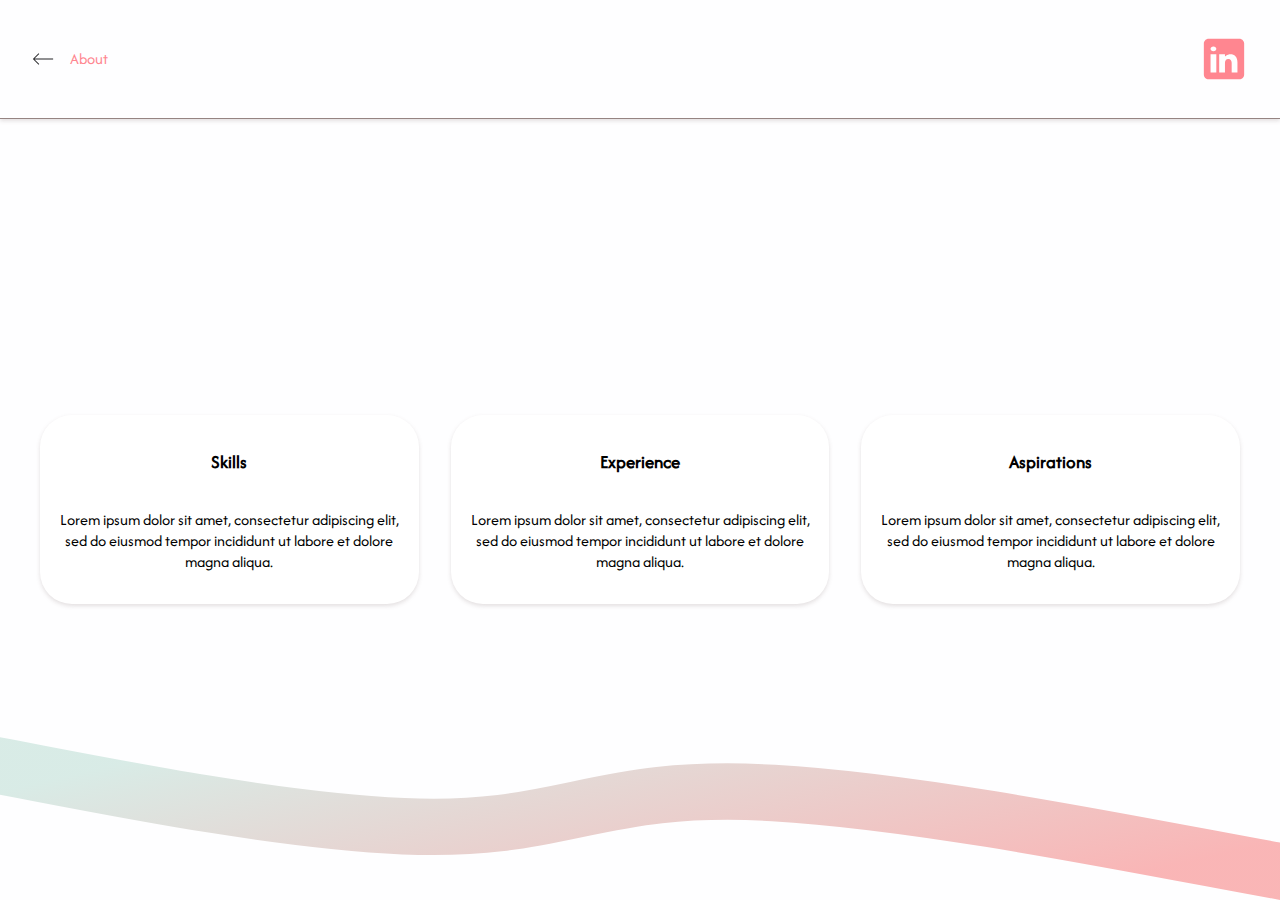
<file: about.html>
<!DOCTYPE html>
<html lang="en">
  <head>
    <meta charset="UTF-8" />
    <meta name="viewport" content="width=device-width, initial-scale=1.0" />
    <meta http-equiv="X-UA-Compatible" content="ie=edge" />
    <title>Projects</title>
    <link rel="stylesheet" href="./style.css" />
  </head>
  <body>
    <section class="menu">
      <nav>
        <ul>
          <li>
            <a href="./index.html"
              ><img
                src="./assets/images/arrow-left.svg"
                alt="return to home button"
                class="arrow-left"
            /></a>
          </li>
          <li><p class="current-page">About</p></li>
        </ul>
        <a href="https://www.linkedin.com/in/chloe-simkins/"
          ><img
            src="./assets/images/icons8-linkedin.svg"
            alt="link to linkedin"
        /></a>
      </nav>
    </section>
    <section class="projects-container content-container content">
      <div class="card">
        <h3>Skills</h3>
        <p>
          Lorem ipsum dolor sit amet, consectetur adipiscing elit, sed do
          eiusmod tempor incididunt ut labore et dolore magna aliqua.
        </p>
      </div>
      <div class="card">
        <h3>Experience</h3>
        <p>
          Lorem ipsum dolor sit amet, consectetur adipiscing elit, sed do
          eiusmod tempor incididunt ut labore et dolore magna aliqua.
        </p>
      </div>
      <div class="card">
        <h3>Aspirations</h3>
        <p>
          Lorem ipsum dolor sit amet, consectetur adipiscing elit, sed do
          eiusmod tempor incididunt ut labore et dolore magna aliqua.
        </p>
      </div>
    </section>
    <img
      src="./assets/images/llline-projects.svg"
      class="accent-line"
      alt="decorative background image"
    />
  </body>
</html>
</file>
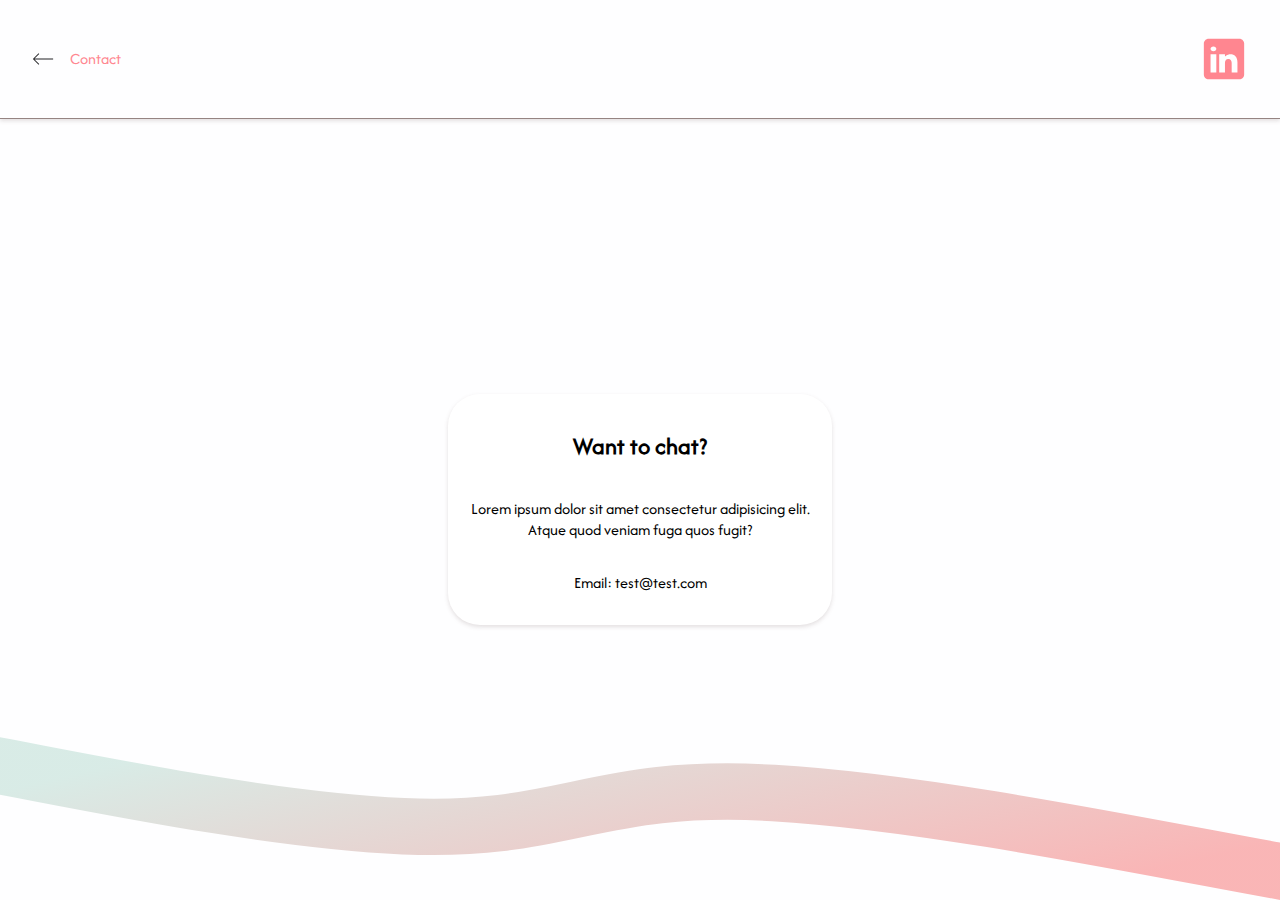
<file: contact.html>
<!DOCTYPE html>
<html lang="en">
  <head>
    <meta charset="UTF-8" />
    <meta name="viewport" content="width=device-width, initial-scale=1.0" />
    <meta http-equiv="X-UA-Compatible" content="ie=edge" />
    <title>Projects</title>
    <link rel="stylesheet" href="./style.css" />
  </head>
  <body class="fixed-height-page">
    <section class="menu">
      <nav>
        <ul>
          <li>
            <a href="./index.html"
              ><img
                src="./assets/images/arrow-left.svg"
                alt="return to home button"
                class="arrow-left"
            /></a>
          </li>
          <li><p class="current-page">Contact</p></li>
        </ul>
        <a href="https://www.linkedin.com/in/chloe-simkins/"
          ><img
            src="./assets/images/icons8-linkedin.svg"
            alt="link to linkedin"
        /></a>
      </nav>
    </section>
    <section
      class="projects-container content-container content contact-content"
    >
      <div class="card">
        <h2>Want to chat?</h2>
        <p>
          Lorem ipsum dolor sit amet consectetur adipisicing elit. Atque quod
          veniam fuga quos fugit?
        </p>
        <p>Email: test@test.com</p>
      </div>
    </section>
    <img
      src="./assets/images/llline-projects.svg"
      class="accent-line"
      alt="decorative background image"
    />
  </body>
</html>
</file>
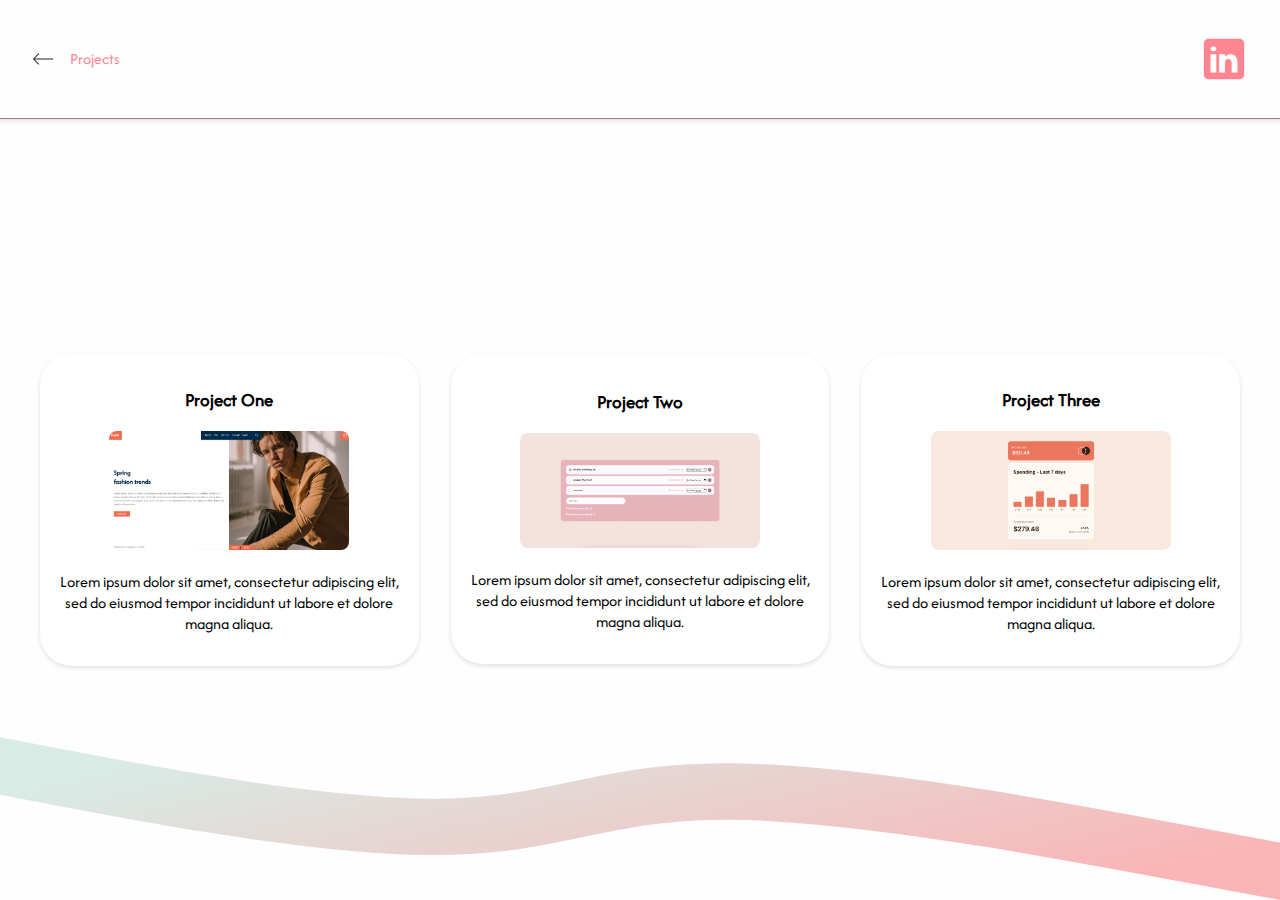
<file: projects.html>
<!DOCTYPE html>
<html lang="en">
  <head>
    <meta charset="UTF-8" />
    <meta name="viewport" content="width=device-width, initial-scale=1.0" />
    <meta http-equiv="X-UA-Compatible" content="ie=edge" />
    <title>Projects</title>
    <link rel="stylesheet" href="./style.css" />
  </head>
  <body>
    <section class="menu">
      <nav>
        <ul>
          <li>
            <a href="./index.html"
              ><img
                src="./assets/images/arrow-left.svg"
                alt="return to home button"
                class="arrow-left"
            /></a>
          </li>
          <li><p class="current-page">Projects</p></li>
        </ul>
        <a href="https://www.linkedin.com/in/chloe-simkins/"
          ><img
            src="./assets/images/icons8-linkedin.svg"
            alt="link to linkedin"
        /></a>
      </nav>
    </section>
    <section class="projects-container content-container content">
      <div class="project">
        <h3>Project One</h3>
        <a href="#"
          ><img
            src="./assets/images/Screenshot 2024-07-02 at 17.45.02.png"
            alt="project screenshot"
            class="project-img"
        /></a>
        <p>
          Lorem ipsum dolor sit amet, consectetur adipiscing elit, sed do
          eiusmod tempor incididunt ut labore et dolore magna aliqua.
        </p>
      </div>
      <div class="project">
        <h3>Project Two</h3>
        <a href="#"
          ><img
            src="./assets/images/Screenshot 2024-07-01 at 17.56.45.png"
            alt="project screenshot"
            class="project-img"
        /></a>
        <p>
          Lorem ipsum dolor sit amet, consectetur adipiscing elit, sed do
          eiusmod tempor incididunt ut labore et dolore magna aliqua.
        </p>
      </div>
      <div class="project">
        <h3>Project Three</h3>
        <a href="#"
          ><img
            src="./assets/images/Screenshot 2024-07-02 at 17.46.45.png"
            alt="project screenshot"
            class="project-img"
        /></a>
        <p>
          Lorem ipsum dolor sit amet, consectetur adipiscing elit, sed do
          eiusmod tempor incididunt ut labore et dolore magna aliqua.
        </p>
      </div>
    </section>
    <img
      src="./assets/images/llline-projects.svg"
      class="accent-line"
      alt="decorative background image"
    />
  </body>
</html>
</file>
<file: style.css>
/* afacad-regular - latin */
@font-face {
  font-display: swap; /* Check https://developer.mozilla.org/en-US/docs/Web/CSS/@font-face/font-display for other options. */
  font-family: "Afacad";
  font-style: normal;
  font-weight: 400;
  src: url("./assets/fonts/afacad-v1-latin-regular.woff2") format("woff2"); /* Chrome 36+, Opera 23+, Firefox 39+, Safari 12+, iOS 10+ */
}

html {
  height: 100%;
}

.fixed-height-page {
  height: 100vh;
  height: 100dvh;
}

body {
  height: 100%;
  display: grid;
  grid-template-rows: min-content 1fr;
  font-family: "Afacad";
  position: relative;
  background-color: #fefeff;
  margin: 0;
  position: relative;
  overflow: hidden;
}

.menu {
  border-bottom: 1px solid rgba(122, 101, 99, 0.8);
  box-shadow: 0 2px 4px 0 rgba(122, 101, 99, 0.2);

  nav {
    display: flex;
    justify-content: space-between;
    padding: 2rem;

    ul {
      display: flex;
      padding: 0;

      li {
        list-style-type: none;
        margin-right: 1rem;

        a {
          text-decoration: none;
          color: black;
          transition: color 0.24s ease-in-out;

          &:hover {
            color: #ff8690;
          }
        }
      }
    }
  }
  a {
    display: inherit;

    img {
      width: 100%;
      max-width: 3rem;
      cursor: pointer;
    }
  }
}

.arrow-left {
  display: inherit;
  max-height: 1.35rem;
}

/* home and projects pages shared content styling */
.content-container,
.projects-container {
  height: 100%;
  display: grid;
  place-content: center;
  align-items: center;
}

/* shared content styles continued */
.content {
  display: flex;
  justify-content: space-between;
  max-width: 75rem;
  margin: 0 auto;
  padding: 0 2rem;
  gap: 2rem;
}

.text {
  display: flex;
  flex-direction: column;
  justify-content: center;

  h2 {
    margin-bottom: 0;
  }

  p {
    max-width: 49rem;
  }
}

.image {
  display: inherit;
}

.image img {
  max-width: 25rem;
  border-radius: 50%;
  align-items: center;
  object-fit: cover;
}

.accent-line {
  position: absolute;
  bottom: 0;
  z-index: -1;
}

/* menu item styling for page clicked */
.current-page {
  margin: 0;
  color: #ff8690;
}

/* project page styling */
.projects-container {
  .project,
  .card {
    display: flex;
    flex-direction: column;
    align-items: center;
    background-color: white;
    border-radius: 2rem;
    padding: 1rem;
    box-shadow: 0 2px 4px 0 rgba(122, 101, 99, 0.2);

    a {
      max-width: 15rem;

      .project-img {
        width: 100%;
        min-width: 15rem;
        border-radius: 0.5rem;
      }
    }

    p {
      text-align: center;
      max-width: 22rem;
    }
  }
  .project {
    transition: transform 0.24s ease-in-out;
    &:hover {
      transform: translateY(-5%);
    }
  }
}

/* project page styling */
.contact-content {
  flex-direction: column;
  justify-content: center;
}

/* mobile styles */
@media (max-width: 1025px) {
  html {
    height: auto;
  }
  body {
    height: auto;
    overflow: scroll;
  }
  .projects-container {
    height: auto;
    flex-wrap: wrap;
    justify-content: space-evenly;
    padding-top: 5rem;
    margin-bottom: 13rem;

    .project {
      p {
        max-width: 20rem;
      }
    }
  }
}

@media (max-width: 650px) {
  .content {
    flex-direction: column-reverse;
    align-items: center;
    justify-content: center;
  }
  .text {
    text-align: center;
  }
  .image img {
    max-width: 10rem;
  }
  .projects-container {
    flex-direction: column;
    justify-content: flex-start;
    padding-top: 2rem;
    margin-bottom: 7rem;
  }
  .contact-content {
    justify-content: center;
  }
}
</file>
